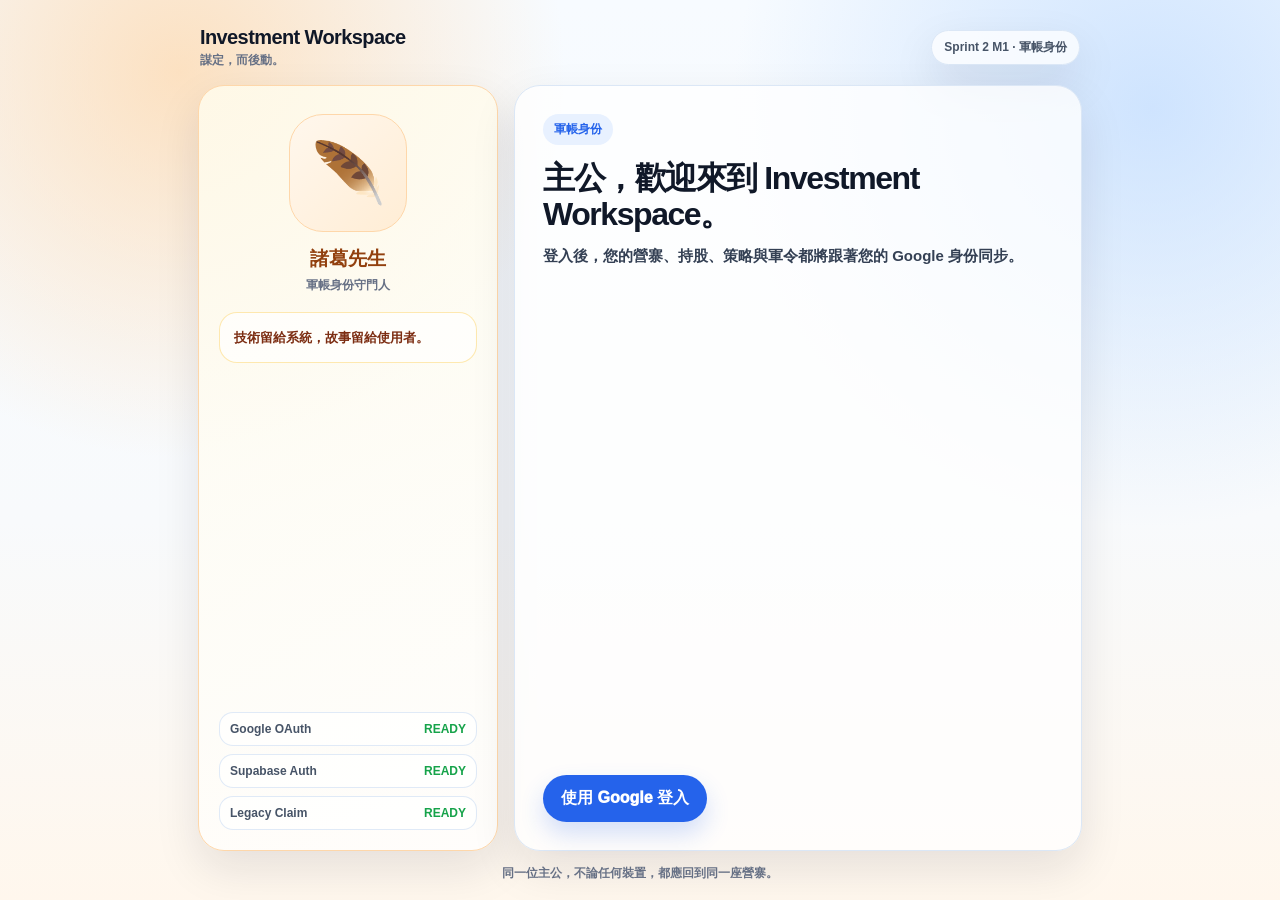
<file: index.html>
<!doctype html><html lang="zh-Hant"><head><meta charset="utf-8"/><meta name="viewport" content="width=device-width,initial-scale=1"/><title>Investment Workspace · 軍帳身份</title><link rel="stylesheet" href="./packages/auth/login.css"/></head><body><main id="app"></main><script src="./packages/auth/config.js"></script><script src="./packages/auth/auth.js"></script><script src="./packages/auth/login.js"></script></body></html>
</file>
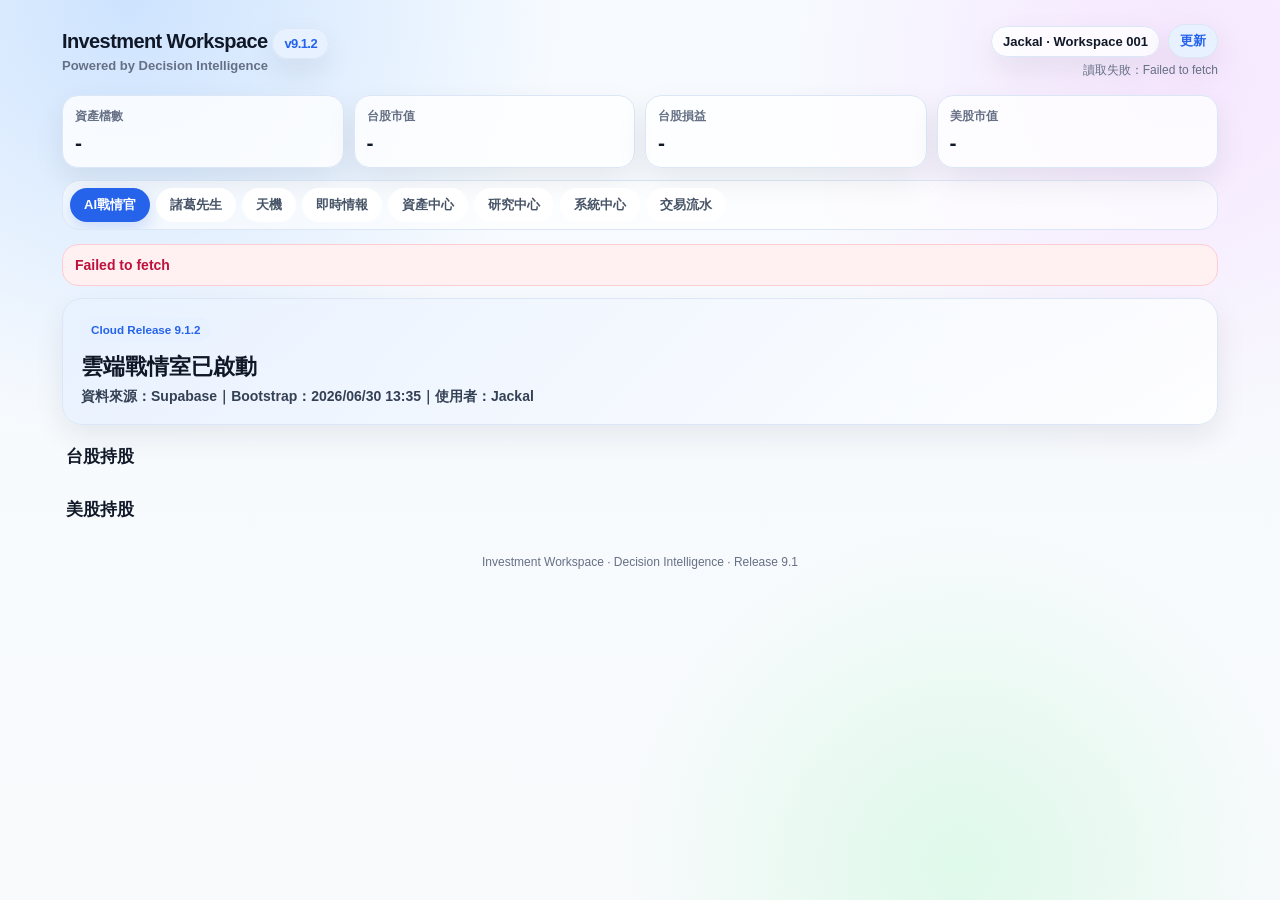
<file: InvestmentWorkspace_Release_9.1.2_UICompact/index.html>
<!doctype html><html lang="zh-Hant"><head><meta charset="utf-8"/><meta name="viewport" content="width=device-width, initial-scale=1"/><title>Investment Workspace</title><link rel="stylesheet" href="./packages/ui/styles.css"/></head><body><main class="shell"><header class="header"><div class="brand"><h1><span id="productName">Investment Workspace</span> <span id="version" class="badge blue">v9.1.2</span></h1><p id="productSub">Powered by Decision Intelligence</p></div><div><div class="badges"><span class="badge" id="workspace">Jackal · Workspace 001</span><button class="badge blue" id="reloadBtn">更新</button></div><div id="status" class="status">讀取中…</div></div></header><section class="kpis"><div class="kpi"><small>資產檔數</small><b id="kpiAssetCount">-</b></div><div class="kpi"><small>台股市值</small><b id="kpiTwValue">-</b></div><div class="kpi"><small>台股損益</small><b id="kpiTwPnl">-</b></div><div class="kpi"><small>美股市值</small><b id="kpiUsValue">-</b></div></section><nav class="tabs"><button class="active" data-tab="overview">AI戰情官</button><button data-tab="zhuge">諸葛先生</button><button data-tab="tianji">天機</button><button data-tab="intel">即時情報</button><button data-tab="assets">資產中心</button><button data-tab="research">研究中心</button><button data-tab="health">系統中心</button><button data-tab="transactions">交易流水</button></nav><div id="errorBox" class="error"></div><section id="overview" class="panel active"><div class="hero"><small>Cloud Release 9.1.2</small><h2>雲端戰情室已啟動</h2><p>資料來源：Supabase｜Bootstrap：2026/06/30 13:35｜使用者：Jackal</p></div><h3 class="section-title">台股持股</h3><div id="twAssets" class="asset-grid"></div><h3 class="section-title">美股持股</h3><div id="usAssets" class="asset-grid"></div></section><section id="zhuge" class="panel"><div class="hero"><small>諸葛先生</small><h2>今日軍情：C</h2><p>目前先接入雲端資產資料；策略引擎將於下一版補上 Evidence 與 Rule。</p></div></section><section id="tianji" class="panel"><div class="hero"><small>Core Engine MVP</small><h2>天機評級：建構中</h2><p>等待 Decision Engine 接上即時價格、持股集中度與規則庫。</p></div></section><section id="intel" class="panel"><div class="hero"><small>即時情報中心</small><h2>即時情報正常</h2><p>下一版會加入今日股票現價、漲跌與觀察名單。</p></div></section><section id="research" class="panel"><div class="hero"><small>研究中心</small><h2>瞭望台 / 個股情報</h2><p>研究標的、支撐壓力與策略紀錄將逐步雲端化。</p></div></section><section id="assets" class="panel"><div class="hero"><small>Assets</small><h2>資產中心</h2><p>Opening Positions 由券商 App 截圖建立，作為 Supabase Day 0 基準。</p></div><h3 class="section-title">台股</h3><div id="twAssetsMirror" class="asset-grid"></div><h3 class="section-title">美股</h3><div id="usAssetsMirror" class="asset-grid"></div></section><section id="health" class="panel"><div class="hero"><small>Health</small><h2>系統健康檢查</h2><p>確認 Cloud / Workspace / Bootstrap / Web / Chrome 狀態。</p></div><div id="healthRows"></div></section><section id="transactions" class="panel"><div class="hero"><small>Ledger</small><h2>交易流水</h2><p>之後所有交易都會新增到 Supabase Transaction，不直接改持股。</p></div><div id="txRows"></div></section><footer class="footer">Investment Workspace · Decision Intelligence · Release 9.1</footer></main><script src="./packages/api/config.js"></script><script src="./packages/api/supabaseClient.js"></script><script src="./packages/core/core.js"></script><script src="./packages/ui/ui.js"></script><script src="./packages/ui/app.js"></script></body></html>
</file>
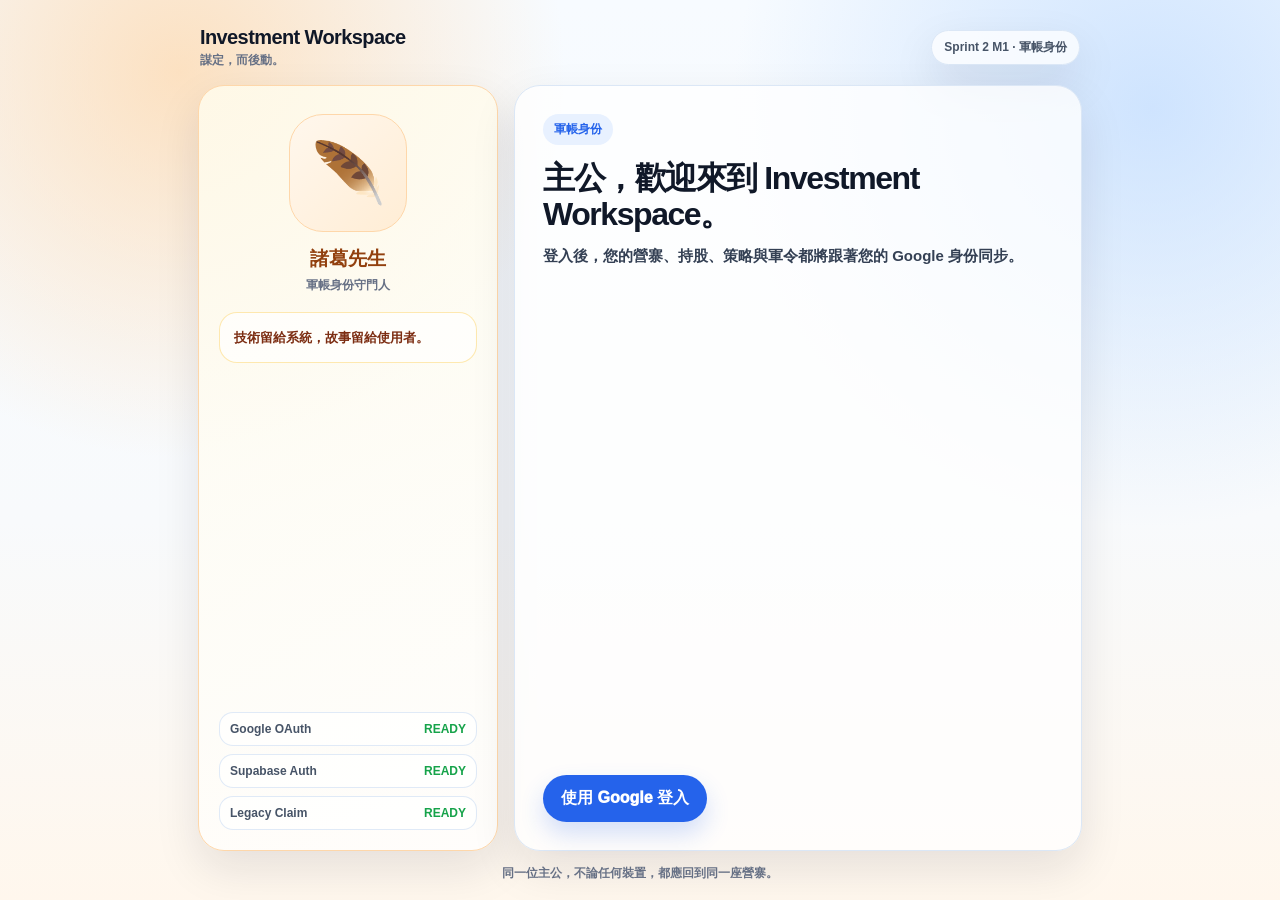
<file: apps/web/index.html>
<!doctype html><html lang="zh-Hant"><head><meta charset="utf-8"/><meta name="viewport" content="width=device-width,initial-scale=1"/><title>Investment Workspace · 軍帳身份</title><link rel="stylesheet" href="../../packages/auth/login.css"/></head><body><main id="app"></main><script src="../../packages/auth/config.js"></script><script src="../../packages/auth/auth.js"></script><script src="../../packages/auth/login.js"></script></body></html>
</file>
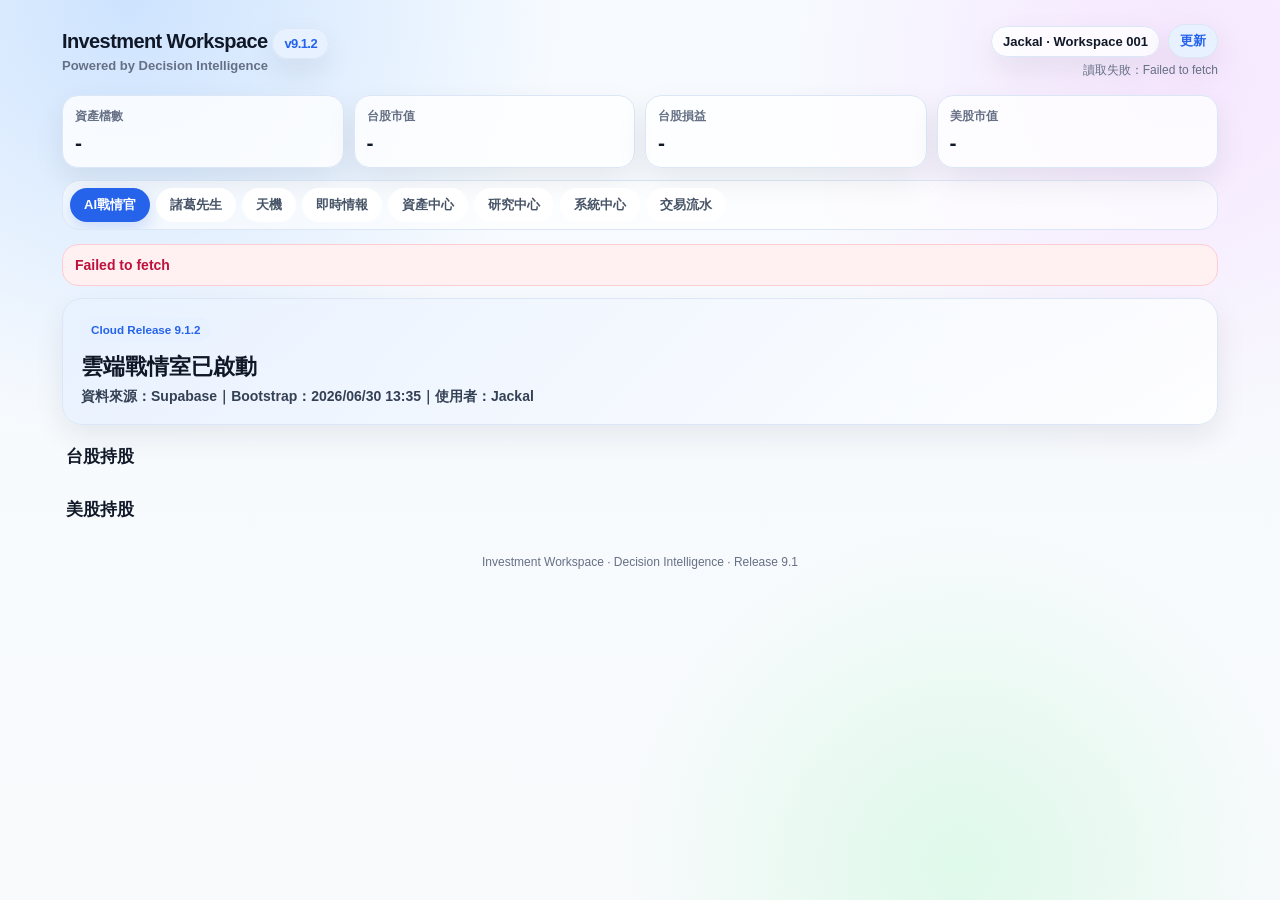
<file: InvestmentWorkspace_Release_9.1.2_UICompact/apps/web/index.html>
<!doctype html><html lang="zh-Hant"><head><meta charset="utf-8"/><meta name="viewport" content="width=device-width, initial-scale=1"/><title>Investment Workspace</title><link rel="stylesheet" href="../../packages/ui/styles.css"/></head><body><main class="shell"><header class="header"><div class="brand"><h1><span id="productName">Investment Workspace</span> <span id="version" class="badge blue">v9.1.2</span></h1><p id="productSub">Powered by Decision Intelligence</p></div><div><div class="badges"><span class="badge" id="workspace">Jackal · Workspace 001</span><button class="badge blue" id="reloadBtn">更新</button></div><div id="status" class="status">讀取中…</div></div></header><section class="kpis"><div class="kpi"><small>資產檔數</small><b id="kpiAssetCount">-</b></div><div class="kpi"><small>台股市值</small><b id="kpiTwValue">-</b></div><div class="kpi"><small>台股損益</small><b id="kpiTwPnl">-</b></div><div class="kpi"><small>美股市值</small><b id="kpiUsValue">-</b></div></section><nav class="tabs"><button class="active" data-tab="overview">AI戰情官</button><button data-tab="zhuge">諸葛先生</button><button data-tab="tianji">天機</button><button data-tab="intel">即時情報</button><button data-tab="assets">資產中心</button><button data-tab="research">研究中心</button><button data-tab="health">系統中心</button><button data-tab="transactions">交易流水</button></nav><div id="errorBox" class="error"></div><section id="overview" class="panel active"><div class="hero"><small>Cloud Release 9.1.2</small><h2>雲端戰情室已啟動</h2><p>資料來源：Supabase｜Bootstrap：2026/06/30 13:35｜使用者：Jackal</p></div><h3 class="section-title">台股持股</h3><div id="twAssets" class="asset-grid"></div><h3 class="section-title">美股持股</h3><div id="usAssets" class="asset-grid"></div></section><section id="zhuge" class="panel"><div class="hero"><small>諸葛先生</small><h2>今日軍情：C</h2><p>目前先接入雲端資產資料；策略引擎將於下一版補上 Evidence 與 Rule。</p></div></section><section id="tianji" class="panel"><div class="hero"><small>Core Engine MVP</small><h2>天機評級：建構中</h2><p>等待 Decision Engine 接上即時價格、持股集中度與規則庫。</p></div></section><section id="intel" class="panel"><div class="hero"><small>即時情報中心</small><h2>即時情報正常</h2><p>下一版會加入今日股票現價、漲跌與觀察名單。</p></div></section><section id="research" class="panel"><div class="hero"><small>研究中心</small><h2>瞭望台 / 個股情報</h2><p>研究標的、支撐壓力與策略紀錄將逐步雲端化。</p></div></section><section id="assets" class="panel"><div class="hero"><small>Assets</small><h2>資產中心</h2><p>Opening Positions 由券商 App 截圖建立，作為 Supabase Day 0 基準。</p></div><h3 class="section-title">台股</h3><div id="twAssetsMirror" class="asset-grid"></div><h3 class="section-title">美股</h3><div id="usAssetsMirror" class="asset-grid"></div></section><section id="health" class="panel"><div class="hero"><small>Health</small><h2>系統健康檢查</h2><p>確認 Cloud / Workspace / Bootstrap / Web / Chrome 狀態。</p></div><div id="healthRows"></div></section><section id="transactions" class="panel"><div class="hero"><small>Ledger</small><h2>交易流水</h2><p>之後所有交易都會新增到 Supabase Transaction，不直接改持股。</p></div><div id="txRows"></div></section><footer class="footer">Investment Workspace · Decision Intelligence · Release 9.1</footer></main><script src="../../packages/api/config.js"></script><script src="../../packages/api/supabaseClient.js"></script><script src="../../packages/core/core.js"></script><script src="../../packages/ui/ui.js"></script><script src="../../packages/ui/app.js"></script></body></html>
</file>
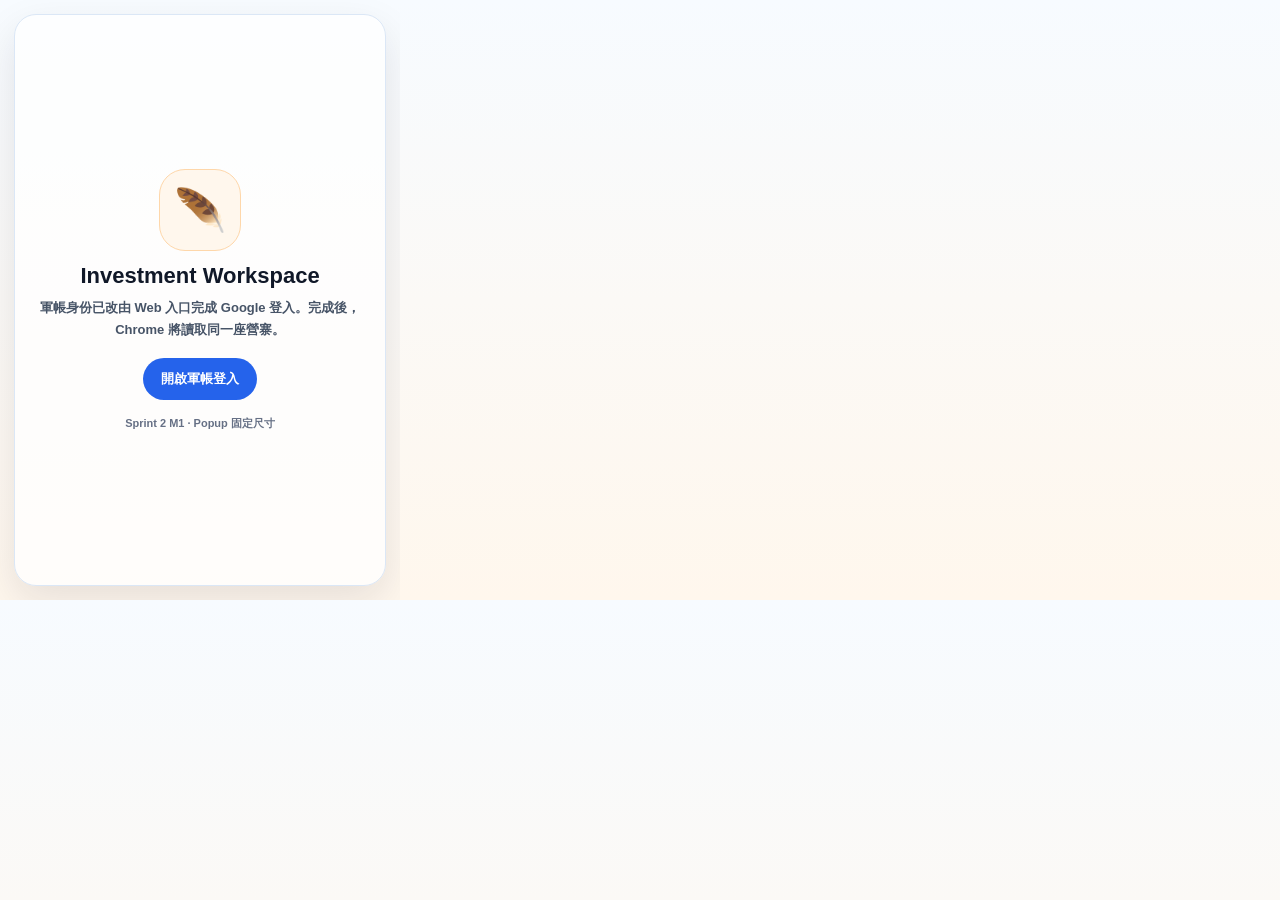
<file: apps/chrome/popup.html>
<!doctype html><html lang="zh-Hant"><head><meta charset="utf-8"/><meta name="viewport" content="width=device-width,initial-scale=1"/><title>Investment Workspace</title><link rel="stylesheet" href="../../packages/auth/popup.css"/></head><body><main class="popup"><section class="panel"><div class="mark">🪶</div><h1>Investment Workspace</h1><p>軍帳身份已改由 Web 入口完成 Google 登入。完成後，Chrome 將讀取同一座營寨。</p><button id="openWeb">開啟軍帳登入</button><small>Sprint 2 M1 · Popup 固定尺寸</small></section></main><script src="../../packages/auth/popup.js"></script></body></html>
</file>
<file: packages/auth/login.css>
:root{--ink:#101828;--muted:#667085;--line:#dbe7f6;--card:rgba(255,255,255,.78);--blue:#2563eb;--blue-soft:#e8f1ff;--zhuge:#92400e;--green:#16a34a;--shadow:0 18px 45px rgba(15,23,42,.10);--radius:26px}
*{box-sizing:border-box}body{margin:0;min-height:100vh;font-family:-apple-system,BlinkMacSystemFont,"Segoe UI","Noto Sans TC",Arial,sans-serif;color:var(--ink);background:radial-gradient(circle at 14% 8%,rgba(254,215,170,.72),transparent 28%),radial-gradient(circle at 90% 12%,rgba(191,219,254,.72),transparent 30%),linear-gradient(180deg,#f7fbff,#f8fafc 58%,#fff7ed)}button{font:inherit}.shell{width:min(920px,100%);min-height:100vh;margin:0 auto;padding:18px;display:flex;flex-direction:column}.top{display:flex;align-items:center;justify-content:space-between;gap:12px;padding:8px 2px 16px}.brand strong{display:block;font-size:20px;letter-spacing:-.03em}.brand span{display:block;color:var(--muted);font-weight:900;font-size:12px;margin-top:3px}.pill{border:1px solid var(--line);background:rgba(255,255,255,.76);border-radius:999px;padding:8px 12px;color:#475467;font-size:12px;font-weight:900;box-shadow:var(--shadow)}.grid{flex:1;display:grid;grid-template-columns:300px 1fr;gap:16px;align-items:stretch}.zhuge{background:linear-gradient(160deg,rgba(255,251,235,.88),rgba(255,255,255,.76));border:1px solid #fed7aa;border-radius:var(--radius);box-shadow:var(--shadow);padding:20px;display:flex;flex-direction:column;justify-content:space-between}.avatar{width:118px;height:118px;margin:8px auto 14px;border-radius:34px;display:grid;place-items:center;background:linear-gradient(135deg,#fff7ed,#ffedd5);border:1px solid #fed7aa;font-size:60px}.zname{text-align:center}.zname b{display:block;font-size:19px;color:var(--zhuge)}.zname span{display:block;color:var(--muted);font-weight:900;font-size:12px;margin-top:5px}.quote{margin-top:18px;padding:14px;border-radius:18px;background:rgba(255,255,255,.66);border:1px solid rgba(251,191,36,.35);color:#7c2d12;font-weight:900;line-height:1.65;font-size:13px}.statusBox{margin-top:18px;display:grid;gap:8px}.statusLine{display:flex;justify-content:space-between;border:1px solid rgba(219,231,246,.85);background:rgba(255,255,255,.68);border-radius:14px;padding:9px 10px;font-size:12px;font-weight:900;color:#475467}.statusLine b{color:var(--green)}.card{background:var(--card);border:1px solid var(--line);border-radius:var(--radius);box-shadow:var(--shadow);padding:28px;display:flex;flex-direction:column;min-height:570px}.kicker{display:inline-flex;width:fit-content;border-radius:999px;background:var(--blue-soft);color:var(--blue);font-weight:950;font-size:12px;padding:7px 11px}.card h1{font-size:32px;line-height:1.12;letter-spacing:-.045em;margin:16px 0 10px}.card p{margin:0;color:#344054;font-weight:850;line-height:1.75;font-size:15px}.actions{margin-top:auto;padding-top:24px;display:flex;gap:10px;align-items:center;flex-wrap:wrap}.btn{border:0;border-radius:999px;padding:13px 18px;font-weight:950;cursor:pointer}.btn.primary{background:var(--blue);color:#fff;box-shadow:0 12px 24px rgba(37,99,235,.20)}.btn.gold{background:linear-gradient(135deg,#f59e0b,#f97316);color:#fff}.btn.ghost{background:rgba(255,255,255,.72);border:1px solid var(--line);color:#475467}.userCard,.claimCard{margin-top:22px;border:1px solid var(--line);background:rgba(255,255,255,.74);border-radius:20px;padding:16px}.userCard small,.claimCard small{display:block;color:var(--muted);font-weight:900;font-size:11px}.userCard b,.claimCard b{display:block;margin-top:5px;font-size:18px}.userCard span,.claimCard span{display:block;color:#475467;font-weight:800;font-size:12px;margin-top:5px;word-break:break-all}.claimCard{border-color:#fed7aa;background:linear-gradient(135deg,rgba(255,247,237,.90),rgba(255,255,255,.76))}.loading{display:inline-block;width:13px;height:13px;border:2px solid #bfdbfe;border-top-color:var(--blue);border-radius:50%;animation:spin .8s linear infinite;margin-right:7px;vertical-align:-2px}@keyframes spin{to{transform:rotate(360deg)}}.footer{color:var(--muted);font-weight:800;font-size:12px;text-align:center;padding-top:14px}@media(max-width:760px){.shell{padding:12px}.grid{grid-template-columns:1fr}.zhuge{padding:14px}.avatar{width:76px;height:76px;border-radius:24px;font-size:40px;margin:0 auto 10px}.card{min-height:520px;padding:20px}.card h1{font-size:25px}.card p{font-size:14px}}@media(max-width:420px){.top{align-items:flex-start}.brand strong{font-size:17px}.pill{font-size:11px}.actions{flex-direction:column;align-items:stretch}.btn{width:100%}.card h1{font-size:23px}}
</file>
<file: InvestmentWorkspace_Release_9.1.2_UICompact/packages/ui/styles.css>
:root{--bg:#f7fbff;--panel:#ffffffcc;--text:#101828;--muted:#667085;--blue:#2563eb;--blue-soft:#e8f1ff;--green:#059669;--red:#e11d48;--line:#dbe7f6;--shadow:0 12px 30px rgba(15,23,42,.08)}
*{box-sizing:border-box}body{margin:0;font-family:-apple-system,BlinkMacSystemFont,"Segoe UI","Noto Sans TC",Arial,sans-serif;color:var(--text);background:radial-gradient(circle at 10% 0%,rgba(191,219,254,.75),transparent 30%),radial-gradient(circle at 92% 8%,rgba(245,208,254,.48),transparent 28%),radial-gradient(circle at 75% 96%,rgba(187,247,208,.42),transparent 26%),linear-gradient(180deg,#f7fbff 0%,#f8fafc 100%);min-height:100vh}
.shell{max-width:1180px;margin:0 auto;padding:18px}.header{display:flex;justify-content:space-between;gap:16px;align-items:center;padding:16px 0 14px}.brand h1{font-size:24px;margin:0;letter-spacing:-.03em}.brand p{margin:5px 0 0;color:var(--muted);font-weight:700}.badges{display:flex;gap:8px;align-items:center;flex-wrap:wrap;justify-content:flex-end}.badge{background:var(--panel);border:1px solid var(--line);border-radius:999px;padding:8px 12px;font-weight:900;box-shadow:var(--shadow)}.badge.blue{color:var(--blue);background:var(--blue-soft)}.status{font-size:13px;color:var(--muted);margin-top:4px;text-align:right}.kpis{display:grid;grid-template-columns:repeat(4,1fr);gap:12px;margin:8px 0 14px}.kpi{background:var(--panel);border:1px solid var(--line);border-radius:18px;padding:14px;box-shadow:var(--shadow)}.kpi small{display:block;color:var(--muted);font-weight:800;margin-bottom:6px}.kpi b{font-size:24px}.tabs{background:rgba(255,255,255,.62);border:1px solid var(--line);border-radius:20px;display:flex;gap:8px;justify-content:center;align-items:center;padding:8px;margin:0 auto 14px;width:fit-content;max-width:100%;overflow:auto}.tabs button{border:1px solid transparent;background:white;border-radius:999px;padding:8px 16px;font-weight:900;color:#475467;white-space:nowrap}.tabs button.active{background:var(--blue);color:white;box-shadow:0 8px 18px rgba(37,99,235,.20)}.panel{display:none}.panel.active{display:block}.hero{background:linear-gradient(135deg,rgba(232,241,255,.92),rgba(255,255,255,.85));border:1px solid var(--line);border-radius:24px;padding:22px;margin-bottom:14px;box-shadow:var(--shadow)}.hero small{display:inline-block;background:var(--blue-soft);color:var(--blue);font-weight:900;border-radius:999px;padding:6px 10px}.hero h2{margin:10px 0 6px;font-size:28px}.hero p{margin:0;color:#344054;font-weight:700}.section-title{font-size:17px;margin:20px 4px 10px}.asset-grid{display:grid;grid-template-columns:repeat(2,1fr);gap:14px}.asset-card{background:var(--panel);border:1px solid var(--line);border-radius:20px;padding:16px;box-shadow:var(--shadow)}.asset-card.gain{border-color:#bbf7d0}.asset-card.loss{border-color:#fecdd3}.asset-head,.asset-foot{display:flex;justify-content:space-between;gap:10px;align-items:flex-start}.asset-head strong{font-size:20px;display:block}.asset-head span{display:block;color:var(--muted);font-weight:800;margin-top:3px}.asset-head em{font-style:normal;color:var(--muted);font-weight:900}.metric-grid{display:grid;grid-template-columns:repeat(4,1fr);gap:8px;margin:14px 0}.metric-grid div{background:#f8fbff;border:1px solid var(--line);border-radius:14px;padding:10px}.metric-grid small{display:block;color:var(--muted);font-weight:800}.metric-grid b{font-size:18px}.asset-foot{border-top:1px solid var(--line);padding-top:12px}.asset-foot span{font-weight:900;color:var(--muted)}.gain .asset-foot b{color:var(--red)}.loss .asset-foot b{color:#0f9f8f}.health-row,.tx-row{display:grid;grid-template-columns:1fr 1fr auto;gap:10px;align-items:center;padding:14px;border:1px solid var(--line);background:var(--panel);border-radius:16px;margin:8px 0;box-shadow:var(--shadow)}.tx-row{grid-template-columns:110px 1fr 1fr auto}.health-row span,.tx-row b{font-weight:900}.health-row small,.tx-row small{color:var(--muted);font-weight:800}.health-row b{color:var(--green)}.error{display:none;background:#fff1f2;border:1px solid #fecdd3;color:#be123c;border-radius:16px;padding:12px;margin:12px 0;font-weight:800}.empty{color:var(--muted);font-weight:800}.footer{color:var(--muted);font-size:12px;text-align:center;padding:24px}
@media(max-width:760px){.shell{padding:12px}.header{align-items:flex-start;flex-direction:column}.badges{justify-content:flex-start}.status{text-align:left}.kpis{grid-template-columns:repeat(2,1fr)}.asset-grid{grid-template-columns:1fr}.metric-grid{grid-template-columns:repeat(2,1fr)}.hero h2{font-size:24px}.tabs{justify-content:flex-start;width:100%}}@media(max-width:420px){.kpis{grid-template-columns:1fr}.tx-row{grid-template-columns:1fr 1fr}}
/* 9.1.2 UI Compact Patch */
body{font-size:14px}
.shell{padding:12px}
.header{padding:12px 0 10px}
.brand h1{font-size:20px}
.brand p{font-size:13px}
.badge{padding:7px 11px;font-size:13px}
.status{font-size:12px}
.kpis{gap:10px;margin:6px 0 12px}
.kpi{padding:12px;border-radius:16px}
.kpi small{font-size:12px}
.kpi b{font-size:21px}
.tabs{gap:6px;padding:7px;border-radius:18px;justify-content:flex-start;width:100%}
.tabs button{padding:7px 13px;font-size:13px}
.hero{padding:18px;border-radius:20px}
.hero h2{font-size:22px}
.hero p{font-size:14px}
.asset-grid{gap:10px}
.asset-card{padding:13px;border-radius:18px}
.asset-head strong{font-size:19px}
.asset-head span{font-size:13px}
.asset-price{text-align:right;min-width:74px}
.asset-price small{display:block;color:var(--muted);font-weight:900;font-size:11px}
.asset-price b{display:block;font-size:18px}
.asset-price em{font-style:normal;font-size:13px}
.metric-grid{gap:7px;margin:10px 0}
.metric-grid div{padding:8px;border-radius:12px}
.metric-grid small{font-size:11px}
.metric-grid b{font-size:16px}
.asset-foot{padding-top:9px}
.asset-foot b{font-size:16px}
.gain .asset-foot b{color:#e11d48}
.loss .asset-foot b{color:#0f9f8f}
@media(max-width:760px){
  .brand h1{font-size:19px}
  .hero h2{font-size:21px}
  .kpis{grid-template-columns:repeat(2,1fr)}
  .asset-card{padding:12px}
}
@media(max-width:420px){
  .shell{padding:10px}
  .kpis{grid-template-columns:repeat(2,1fr)}
  .kpi b{font-size:20px}
  .tabs button{padding:7px 12px;font-size:12px}
  .metric-grid{grid-template-columns:repeat(2,1fr)}
}
</file>
<file: packages/auth/popup.css>
html,body{width:400px;height:600px;margin:0;overflow:hidden;font-family:-apple-system,BlinkMacSystemFont,"Segoe UI","Noto Sans TC",Arial,sans-serif;color:#101828;background:linear-gradient(180deg,#f7fbff,#fff7ed)}*{box-sizing:border-box}.popup{width:400px;height:600px;padding:14px;display:grid;place-items:center}.panel{width:100%;height:100%;border:1px solid #dbe7f6;border-radius:22px;background:rgba(255,255,255,.76);box-shadow:0 16px 40px rgba(15,23,42,.10);padding:22px;display:flex;flex-direction:column;align-items:center;justify-content:center;text-align:center}.mark{width:82px;height:82px;border-radius:26px;background:#fff7ed;border:1px solid #fed7aa;display:grid;place-items:center;font-size:42px;margin-bottom:12px}.panel h1{font-size:22px;margin:0 0 8px}.panel p{font-size:13px;color:#475467;font-weight:800;line-height:1.65;margin:0 0 18px}.panel button{border:0;border-radius:999px;background:#2563eb;color:#fff;font-weight:950;padding:12px 18px;cursor:pointer}.panel small{margin-top:16px;color:#667085;font-weight:900;font-size:11px}
</file>
